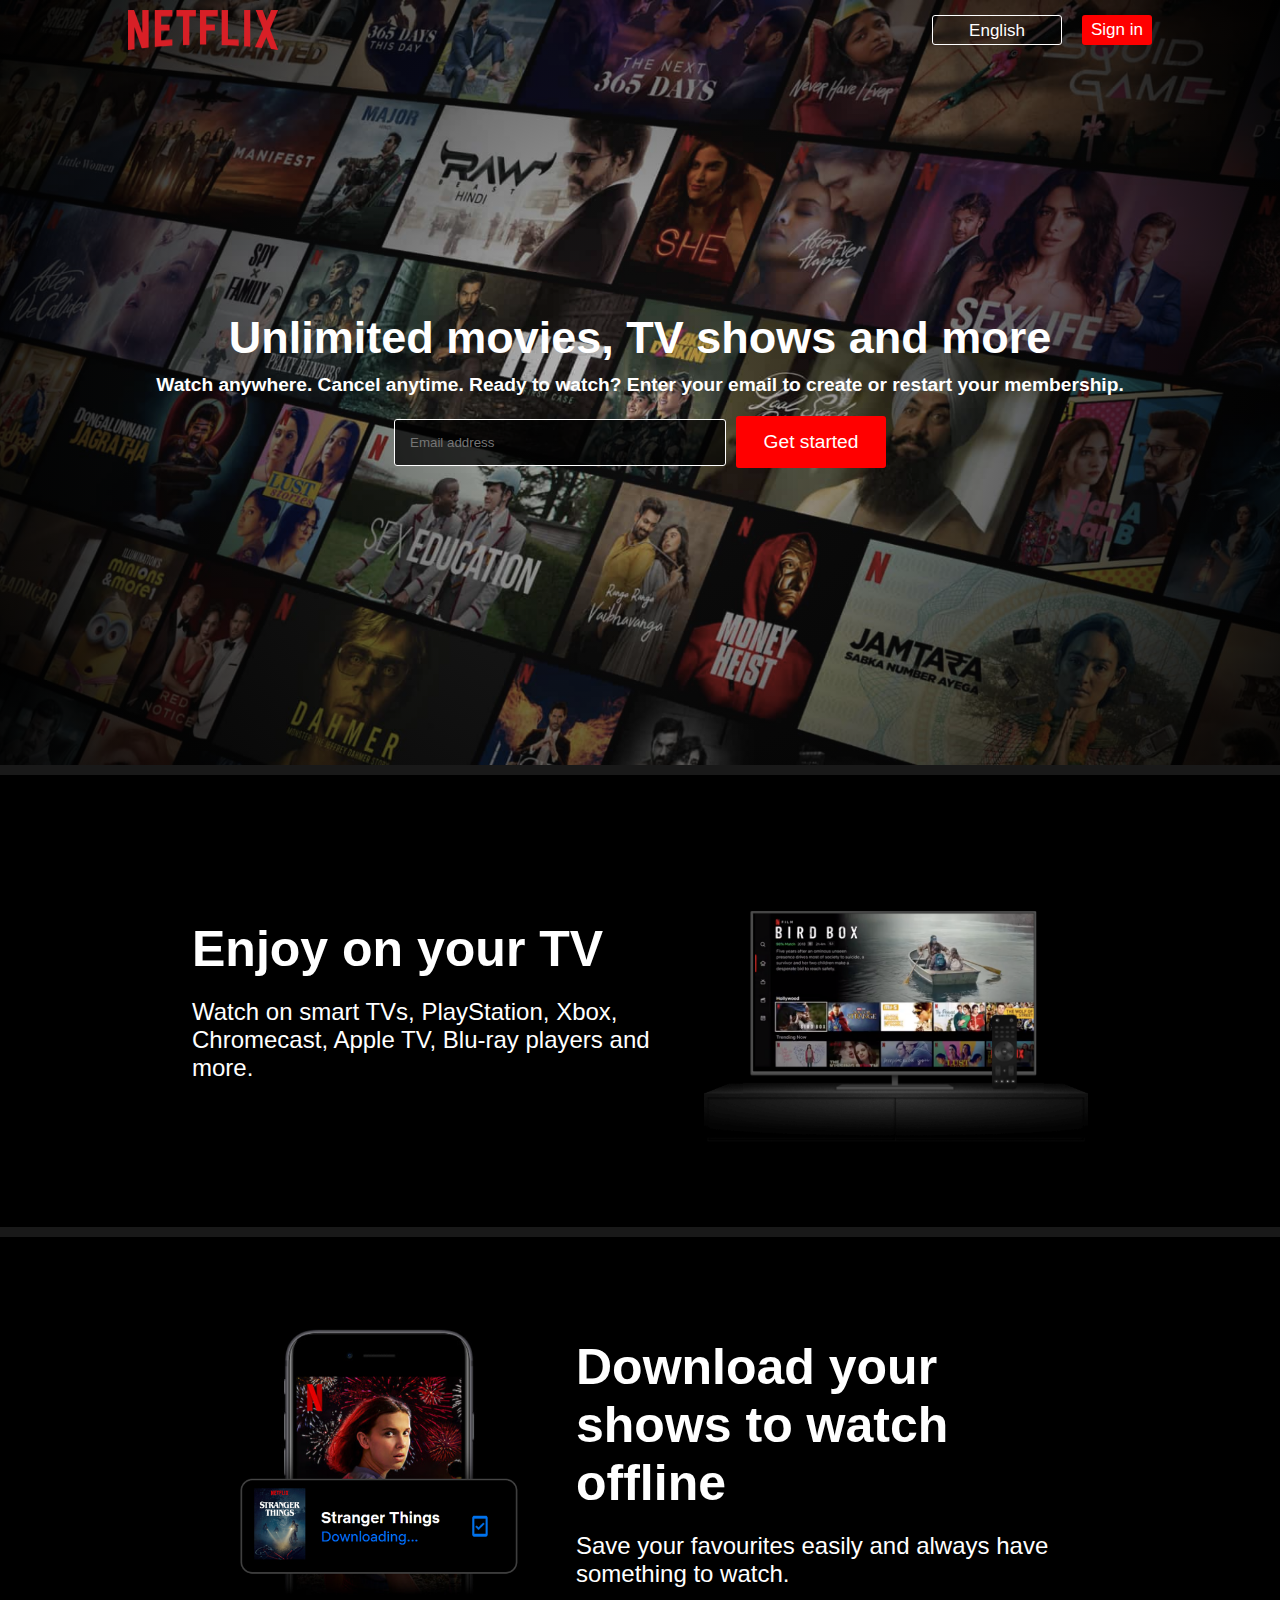
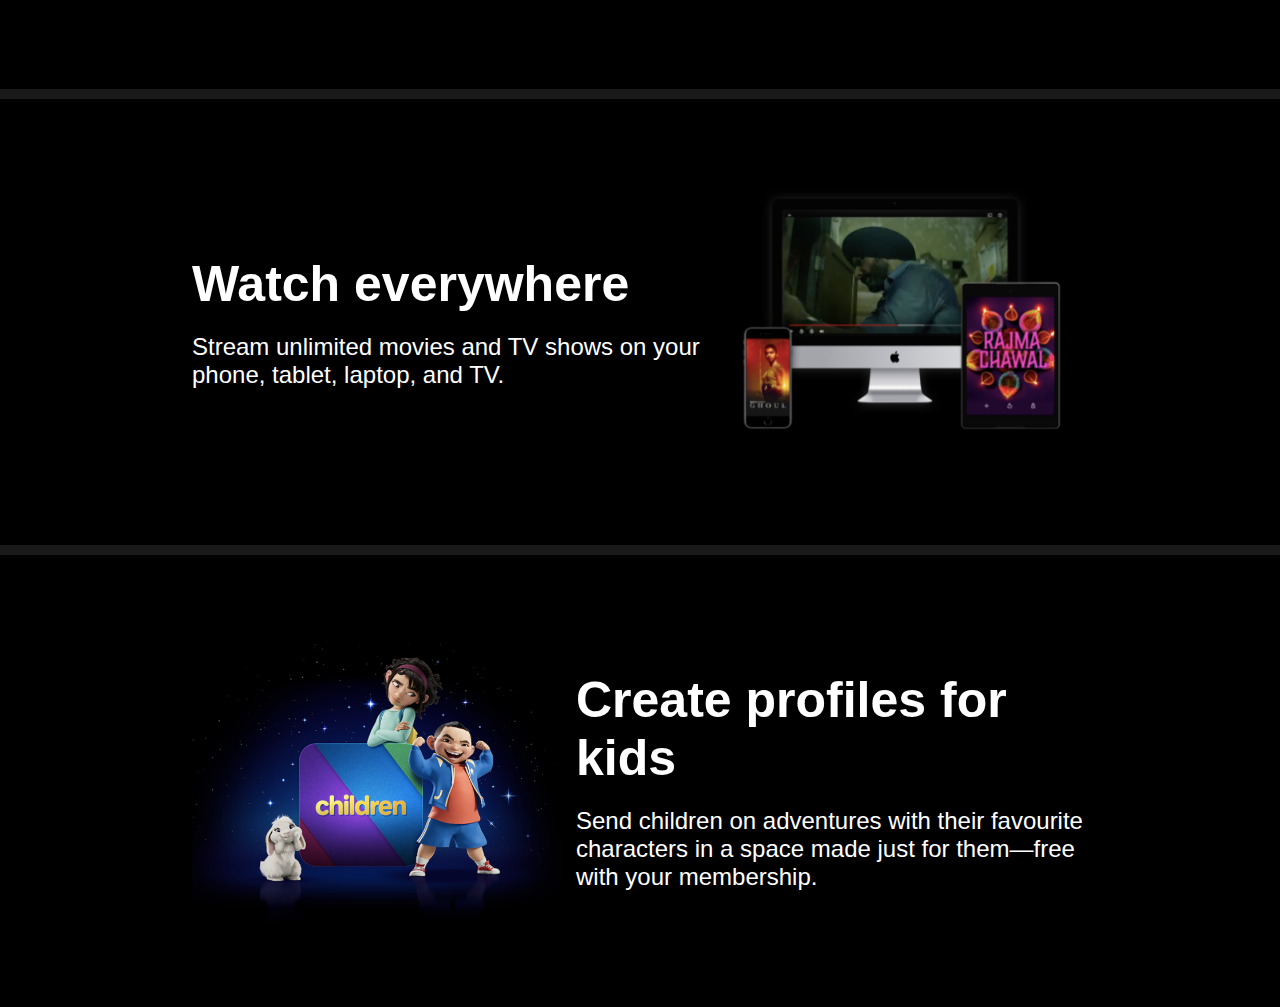
<file: index.html>
<!DOCTYPE html>
<html lang="en">

<head>
    <meta charset="UTF-8">
    <meta name="viewport" content="width=device-width, initial-scale=1.0">
    <title>Netflix india</title>
    <link rel="stylesheet" href="style.css">
</head>

<body>

    <section class="home">
        <div class="home-foreground">
            <div class="nav">
                <img src="images/logo.png" alt="netflix-logo">

                <div class="nav-btn">
                    <button id="lang-btn">English</button>
                    <button id="log-in">Sign in</button>
                </div>
            </div>
    
            <div class="home-content">
                <div class="written-content">
                    <h1>Unlimited movies, TV shows and more</h1>
                    <p>Watch anywhere. Cancel anytime.
                     Ready to watch? Enter your email to create or restart your membership.</p>
                </div>
    
                <div class="input-btn">
                    <input type="text" placeholder="Email address">
                    <button>Get started</button>
                </div>
            </div>
        </div>
    </section>

    <!-- second -->
    <section class="second common-class">
        <div class="row">
            <div class="text-col">
                <h1>Enjoy on your TV</h1>
                <p>Watch on smart TVs, PlayStation, Xbox, Chromecast, Apple TV, Blu-ray players and more.</p>
            </div>
            <div class="img-col">
                <img src="images/feature-1.png" alt="">
            </div>
        </div>
    </section>

    <!-- third -->
    <section class="third common-class">
        <div class="row">
            <div class="img-col">
                <img src="images/feature-2.png" alt="">
            </div>
            <div class="text-col">
                <h1>Download your shows to watch offline</h1>
                <p>Save your favourites easily and always have something to watch.</p>
            </div>  
        </div>
    </section>

    <!-- fourth -->
    <section class="fourth common-class">
        <div class="row">
            <div class="text-col">
                <h1>Watch everywhere</h1>
                <p>Stream unlimited movies and TV shows on your phone, tablet, laptop, and TV.</p>
            </div>
            <div class="img-col">
                <img src="images/feature-3.png" alt="">
            </div>
        </div>
    </section>

    <!-- fifth -->
    <section class="fifth common-class">
        <div class="row">
            <div class="img-col">
                <img src="images/feature-4.png" alt="">
            </div>
            <div class="text-col">
                <h1>Create profiles for kids</h1>
                <p>Send children on adventures with their favourite characters in a space made just for them—free with your membership.</p>
            </div>
            
        </div>
    </section>
</body>
</html>
</file>
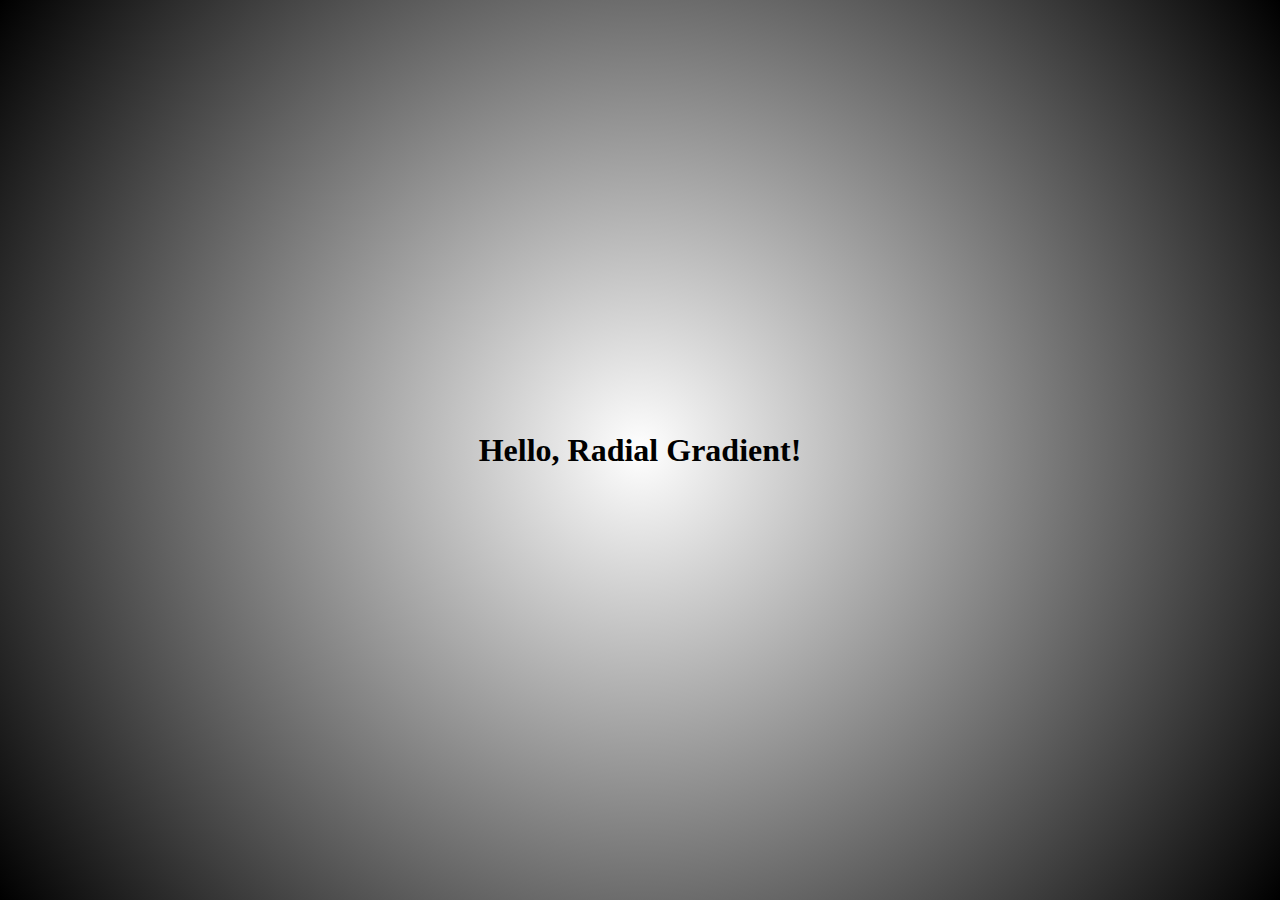
<file: test.html>
<!DOCTYPE html>
<html lang="en">
<head>
    <meta charset="UTF-8">
    <meta name="viewport" content="width=device-width, initial-scale=1.0">
    <style>
        body {
            margin: 0;
            height: 100vh;
            display: flex;
            justify-content: center;
            align-items: center;
            background: radial-gradient(circle, white, black);
        }
    </style>
    <title>Radial Gradient</title>
</head>
<body>
    <!-- Your content goes here -->
    <h1>Hello, Radial Gradient!</h1>
</body>
</html>
</file>
<file: style.css>
* {
    margin: 0;
    padding: 0;
    font-family:Arial, Helvetica, sans-serif;
}
body {
    background-color: rgb(25, 25, 25);
    color: white;
}

/* section 1 */
/* home section code */
.home {
    height: 85vh;
    background-image: url("images/header-image.png");
    background-position: center;
    background-size: cover;
    background-repeat: no-repeat;
}
/* giving a foreground to home section */
.home-foreground {
    height: 100%;
    width: 100%;
    background: radial-gradient(circle, rgba(255, 255, 255, 0.050), rgba(0, 0, 0, 0.950));
}
/* home section header */
.home .home-foreground .nav {
    display: flex;
    margin: auto;
    height: 60px;
    width: 80vw;
    margin-top: 0;
    justify-content: space-between;
    align-items: center;
}
/* home section header logo */
.home .home-foreground .nav img {
    width: 150px;
}
/* chnging the display property of div in home header for buttons */
.nav-btn {
    display: flex;
    gap: 20px;
}
/* styling the language button */
.nav-btn #lang-btn {
    width: 130px;
    height: 30px;
    padding: 5px;
    border: 1px solid white;
    background-color: transparent;
    color: white;
    font-size: 17px;
    border-radius: 3px;
}
/* styling the sign-in  btn*/
.nav-btn #log-in {
    width: 70px;
    height: 30px;
    padding: 5px;
    border: 0px solid red;
    background-color: red;
    color: white;
    font-size: 17px;
    border-radius: 3px;
}
/* written content of home section */
.home .home-foreground .home-content {
    height: calc(80vh - 60px);
    display: flex;
    text-align: center;
    gap: 20px;
    flex-direction: column;
    justify-content: center;
    align-items: center;
}
/* styling the text div of home */
.home-content .written-content {
    display: flex;
    width: 80vw;
    flex-direction: column;
    gap: 10px;
}
/* styling content headline  */
.home-content .written-content h1 {
    font-size: 45px;
    font-weight: 900;
}
/* styling content paragra[h */
.home-content .written-content p {
    font-size: larger;
    font-weight: 700;
}
/* styling the input div of home  */
.home-content .input-btn {
    display: flex;
    gap: 10px;
    justify-content: center;
    align-items: center;
    flex-wrap: wrap;
}
/* input box style */
.home-content .input-btn input {
    width: 300px;
    padding: 15px;
    background-color: rgba(0, 0, 0, 0.733);
    border: 1px solid white;
    color: white;
    border-radius: 3px;
}
/* Get started button styling */
.home-content .input-btn button {
    width: 150px;
    padding: 15px;
    background-color: red;
    border: 0px solid red;
    color: white;
    border-radius: 3px;
    font-size: larger;
}
/* scetion 1 ends here */


/* seconnd section starts here */
/* styling the second section */
.common-class {
    background-color: black;
    margin-top: 10px;
    display: flex;
    justify-content: center;
    align-items: center;
}
.common-class .row {
    max-width: 70vw;
    display: flex;
    justify-content: center;
    align-items: center;
    margin: 5rem;
}
.common-class .row .img-col img {
    width: 30vw;
}
.common-class .row .text-col h1 {
    font-size: 50px;
    font-weight: 700;
}
.common-class .row .text-col p {
    margin-top: 20px;
    font-size: 24px;
    font-weight: 500;
}





/* responsiveness */
@media screen and (max-width: 800px) {
    .home .home-foreground .nav {
        display: flex;
        width: 100%;
        justify-content: space-between; 
    }
    .home-content .written-content h1 {
        font-size: 40px;
        line-height: 45px;
        width: 100%;
    }
    .home-content .written-content p {
        font-size: 20px;
    }
    .common-class .row .text-col h1,p {
        text-align: center;
        margin-top: 30px;
        margin-bottom: 30px;
    }
    .common-class .row .text-col h1 {
        font-size: 40px;
    }
    .common-class .row .text-col p {
        font-size: 20px;
    }
    .common-class .row .img-col img {
        width: 300px;
    }
    .second .row {
        height: 80vh;
        flex-direction: column;
        margin: 0.5rem;
    }
    .third .row {
        flex-direction: column-reverse;
        margin: 0.5rem;
    }
    .fourth .row {
        flex-direction: column;
        margin: 0.5rem;
    }
    .fifth .row {
        flex-direction: column-reverse;
        margin: 0.5rem;
    }
}
</file>
